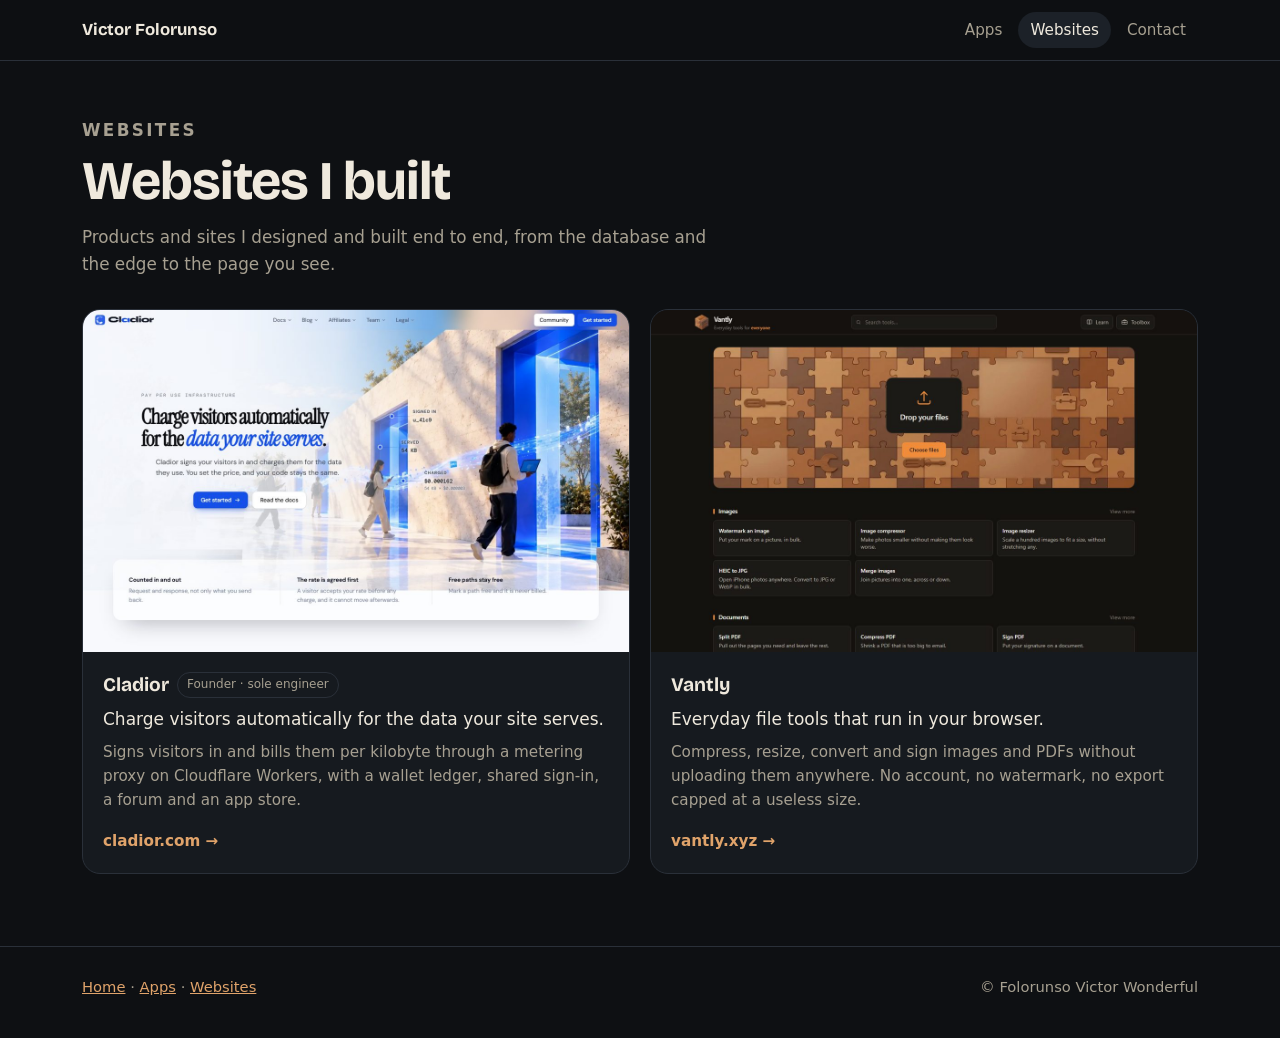
<file: websites/index.html>
<!doctype html>
<html lang="en">
<head>
<meta charset="utf-8">
<meta name="viewport" content="width=device-width, initial-scale=1">
<title>Websites by Folorunso Victor</title>
<meta name="description" content="Websites Folorunso Victor built, from the database to the page.">
<link rel="icon" href="data:,">
<link rel="preconnect" href="https://fonts.googleapis.com">
<link rel="preconnect" href="https://fonts.gstatic.com" crossorigin>
<link rel="stylesheet" href="https://fonts.googleapis.com/css2?family=Bricolage+Grotesque:wght@600;700;800&display=swap">
<link rel="stylesheet" href="/theme.css">
</head>
<body>
<header class="site-bar">
  <div class="wrap">
    <a class="site-name" href="/">Victor<span class="full"> Folorunso</span></a>
    <nav class="site-nav" aria-label="Site">
      <a href="/apps/">Apps</a>
      <a href="/websites/" aria-current="page">Websites</a>
      <a href="/#contact">Contact</a>
    </nav>
  </div>
</header>

<main class="wrap">
  <div class="page-head">
    <p class="eyebrow">Websites</p>
    <h1>Websites I built</h1>
    <p>Products and sites I designed and built end to end, from the database and the edge to the page you see.</p>
  </div>

  <div class="grid grid-2">
    <a class="tile" href="https://cladior.com" target="_blank" rel="noopener">
      <div class="tile-media"><img src="/images/sites/cladior.jpg" alt="Cladior home page" width="1200" height="750"></div>
      <div class="tile-body">
        <div class="tile-title"><b>Cladior</b><span class="badge">Founder &middot; sole engineer</span></div>
        <p class="tile-tagline">Charge visitors automatically for the data your site serves.</p>
        <p class="tile-about">Signs visitors in and bills them per kilobyte through a metering proxy on Cloudflare Workers, with a wallet ledger, shared sign-in, a forum and an app store.</p>
        <span class="tile-link">cladior.com &rarr;</span>
      </div>
    </a>
    <a class="tile" href="https://vantly.xyz" target="_blank" rel="noopener">
      <div class="tile-media"><img src="/images/sites/vantly.jpg" alt="Vantly home page" width="1200" height="750"></div>
      <div class="tile-body">
        <div class="tile-title"><b>Vantly</b></div>
        <p class="tile-tagline">Everyday file tools that run in your browser.</p>
        <p class="tile-about">Compress, resize, convert and sign images and PDFs without uploading them anywhere. No account, no watermark, no export capped at a useless size.</p>
        <span class="tile-link">vantly.xyz &rarr;</span>
      </div>
    </a>
  </div>
</main>

<footer class="site-foot">
  <div class="wrap">
    <span><a href="/">Home</a> &middot; <a href="/apps/">Apps</a> &middot; <a href="/websites/">Websites</a></span>
    <span>&copy; Folorunso Victor Wonderful</span>
  </div>
</footer>
</body>
</html>
</file>
<file: theme.css>
/*
  One theme for the whole site: the home page, /websites/ and the /apps/ hub
  (built in the separate `apps` repo, which links this file as /theme.css).
  Warm dark palette, the same amber accent the app pages use.
*/

:root {
  --bg: #0e1013;
  --panel: #161a1f;
  --panel-2: #1c2128;
  --line: #2a3039;
  --text: #efe9dd;
  --dim: #a7a091;
  --accent: #e0a36a;
  --accent-ink: #1a0f07;
  --accent-soft: rgba(224, 163, 106, .12);
  --radius: 18px;
  --wrap: 1180px;
  --display: "Bricolage Grotesque", system-ui, -apple-system, "Segoe UI", Roboto, sans-serif;
  --body: system-ui, -apple-system, "Segoe UI", Roboto, sans-serif;
  color-scheme: dark;
}

* { box-sizing: border-box; }
html { scroll-behavior: smooth; }
body {
  margin: 0;
  background: var(--bg);
  color: var(--text);
  font: 17px/1.6 var(--body);
  -webkit-font-smoothing: antialiased;
}
img { max-width: 100%; display: block; }
a { color: var(--accent); }
a:focus-visible, button:focus-visible { outline: 2px solid var(--accent); outline-offset: 3px; border-radius: 6px; }
h1, h2, h3 { font-family: var(--display); line-height: 1.1; letter-spacing: -.02em; margin: 0; }
p { margin: 0; }
.dim { color: var(--dim); }

.wrap { max-width: var(--wrap); margin: 0 auto; padding: 0 16px; }
@media (min-width: 700px) { .wrap { padding: 0 32px; } }

.skip { position: absolute; left: -999px; top: 8px; background: var(--accent); color: var(--accent-ink); padding: 8px 14px; border-radius: 8px; z-index: 10; }
.skip:focus { left: 8px; }

/* Top bar, the same on every page */
.site-bar {
  position: sticky; top: 0; z-index: 5;
  background: rgba(14, 16, 19, .82);
  backdrop-filter: blur(12px); -webkit-backdrop-filter: blur(12px);
  border-bottom: 1px solid var(--line);
}
.site-bar .wrap { display: flex; align-items: center; justify-content: space-between; gap: 16px; height: 60px; }
.site-name { font-family: var(--display); font-weight: 700; font-size: 1.05rem; color: var(--text); text-decoration: none; white-space: nowrap; }
.site-nav { display: flex; gap: 4px; }
.site-nav a { color: var(--dim); text-decoration: none; padding: 6px 12px; border-radius: 99px; font-size: .95rem; }
.site-nav a:hover { color: var(--text); }
.site-nav a[aria-current="page"] { color: var(--text); background: var(--panel-2); }
@media (max-width: 520px) {
  .site-name .full { display: none; }
  .site-nav a { padding: 6px 9px; }
}

/* Buttons */
.btn {
  display: inline-flex; align-items: center; gap: 8px;
  padding: 12px 20px; border-radius: 12px;
  background: var(--accent); color: var(--accent-ink);
  font-weight: 700; text-decoration: none;
  transition: transform .15s ease;
}
.btn:hover { transform: translateY(-1px); }
.btn-quiet { background: transparent; color: var(--text); border: 1px solid var(--line); }

/* Section heads */
.eyebrow { font-size: .8rem; font-weight: 700; letter-spacing: .14em; text-transform: uppercase; color: var(--accent); }
.sec { padding: 72px 0; }
.sec + .sec { border-top: 1px solid var(--line); }
.sec-head { display: flex; justify-content: space-between; align-items: end; gap: 16px; flex-wrap: wrap; margin-bottom: 28px; }
.sec-head h2 { font-size: clamp(1.7rem, 3.4vw, 2.4rem); margin-top: 6px; }
.more { color: var(--text); font-weight: 600; text-decoration: none; border-bottom: 1px solid var(--accent); padding-bottom: 2px; }
.more:hover { color: var(--accent); }

/* List pages (/apps/, /websites/) */
.page-head { padding: 56px 0 32px; }
.page-head h1 { font-size: clamp(2.2rem, 5vw, 3.4rem); margin: 8px 0 12px; }
.page-head p { color: var(--dim); max-width: 60ch; font-size: 1.05rem; }

/* Card grid: as many columns as fit, one on a phone */
.grid { display: grid; gap: 20px; grid-template-columns: repeat(auto-fill, minmax(min(100%, 320px), 1fr)); }
.grid-2 { grid-template-columns: repeat(auto-fill, minmax(min(100%, 440px), 1fr)); }

.tile {
  display: flex; flex-direction: column;
  background: var(--panel); border: 1px solid var(--line); border-radius: var(--radius);
  overflow: hidden; color: inherit; text-decoration: none;
  transition: border-color .2s ease, transform .2s ease;
}
.tile:hover { border-color: color-mix(in srgb, var(--tile-accent, var(--accent)) 60%, var(--line)); transform: translateY(-2px); }
.tile-media { aspect-ratio: 16 / 10; background: var(--panel-2); overflow: hidden; }
.tile-media img { width: 100%; height: 100%; object-fit: cover; object-position: top; }
/* App tiles: the icon sits on a wash of the app's own colour */
.tile-media.icon {
  display: grid; place-items: center;
  background:
    radial-gradient(circle at 50% 45%, color-mix(in srgb, var(--tile-accent, var(--accent)) 38%, transparent), transparent 70%),
    var(--panel-2);
}
.tile-media.icon img { width: 34%; height: auto; aspect-ratio: 1; border-radius: 22%; object-fit: cover; box-shadow: 0 12px 32px rgba(0, 0, 0, .45); }
.tile-body { padding: 18px 20px 20px; display: flex; flex-direction: column; gap: 6px; flex: 1; }
.tile-title { display: flex; align-items: center; gap: 8px; flex-wrap: wrap; }
.tile-title b { font-family: var(--display); font-size: 1.2rem; }
.tile-tagline { color: var(--text); }
.tile-about { color: var(--dim); font-size: .95rem; }
.tile-link { margin-top: auto; padding-top: 10px; color: var(--tile-accent, var(--accent)); font-weight: 600; font-size: .95rem; }
.badge { display: inline-block; font-size: .75rem; padding: 2px 9px; border-radius: 99px; border: 1px solid var(--line); color: var(--dim); }

.note { margin-top: 28px; padding: 18px 20px; border: 1px dashed var(--line); border-radius: 14px; color: var(--dim); }

/* Footer */
.site-foot { border-top: 1px solid var(--line); margin-top: 72px; padding: 28px 0 40px; color: var(--dim); font-size: .92rem; }
.site-foot .wrap { display: flex; justify-content: space-between; gap: 12px; flex-wrap: wrap; }

@media (prefers-reduced-motion: reduce) {
  html { scroll-behavior: auto; }
  .btn, .tile { transition: none; }
  .btn:hover, .tile:hover { transform: none; }
}
</file>
